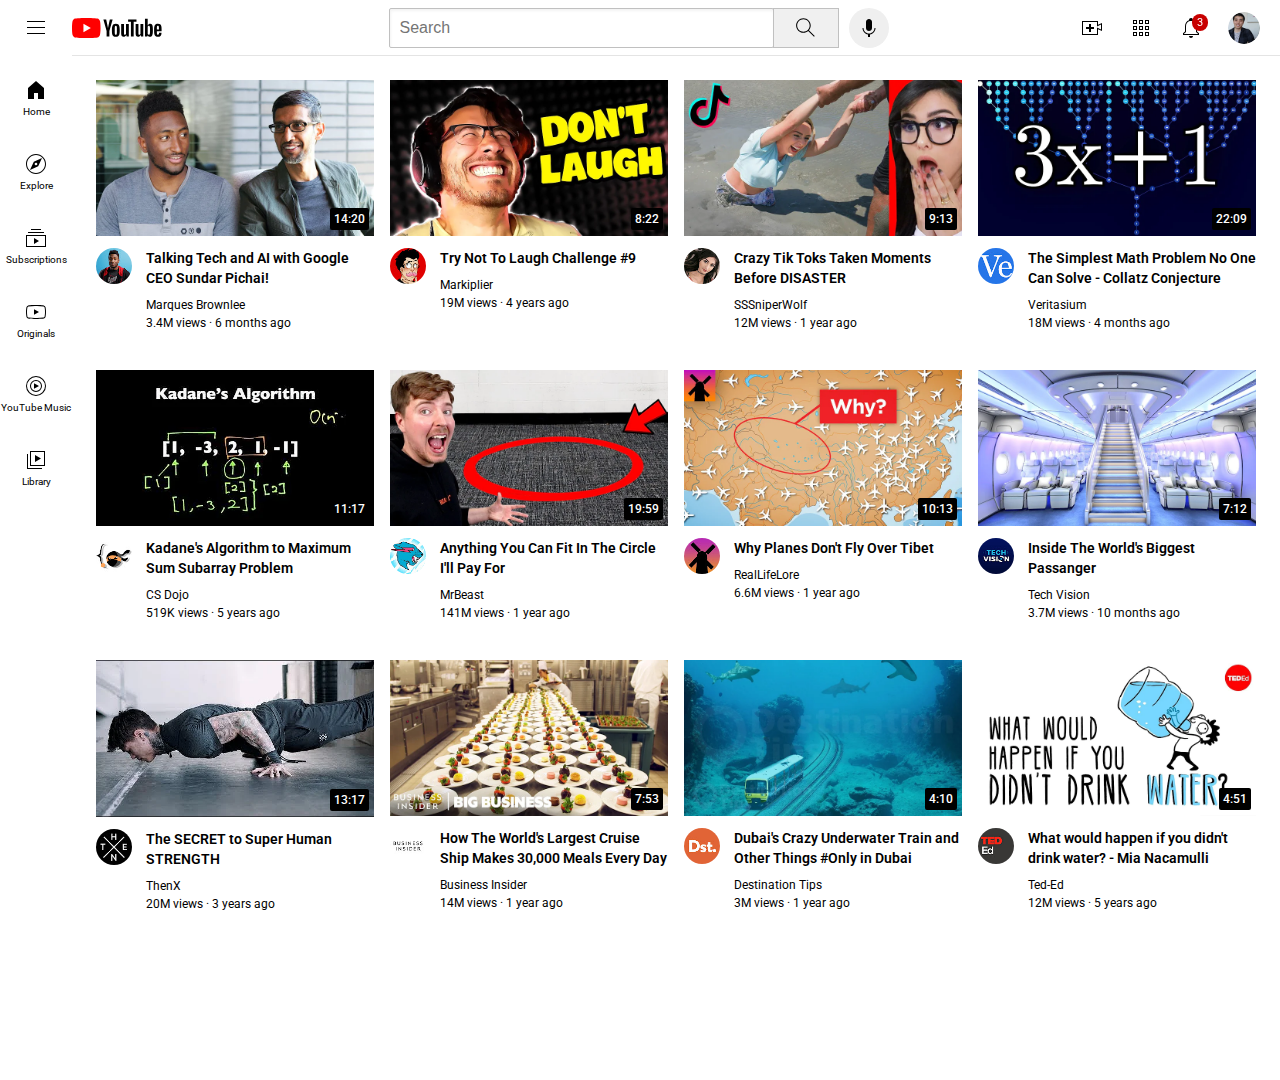
<file: index.html>
<!DOCTYPE html>
<html>
  <head>
    <title>YouTube.com Clone</title>

    <link rel="preconnect" href="https://fonts.googleapis.com">
    <link rel="preconnect" href="https://fonts.gstatic.com" crossorigin>
    <link href="https://fonts.googleapis.com/css2?family=Roboto:ital,wght@0,100..900;1,100..900&display=swap" rel="stylesheet">
    
    <link rel="stylesheet" href="styles/general.css">
    <link rel="stylesheet" href="styles/header.css">
    <link rel="stylesheet" href="styles/video.css">
    <link rel="stylesheet" href="styles/sidebar.css">
  </head>
  <body>
    <div class="header">
      <div class="left-section">
        <img class="hamburger-menu" src="icons/hamburger-menu.svg">
        <img class="youtube-logo" src="icons/youtube-logo.svg">
      </div>
      <div class="middle-section">
        <input class="search-bar" type="text" placeholder="Search">
          <button class="search-button">
            <img class="search-icon" src="icons/search.svg">
            <div class="tooltip">Search</div>
          </button>
          <button class="voice-search-button">
            <img class="voice-search-icon" src="icons/voice-search-icon.svg">
            <div class="tooltip">Search with your voice</div>
          </button>
      </div>
      <div class="right-section">
        <div class="upload-icon-container">
          <img class="upload-icon" src="icons/upload.svg">
          <div class="tooltip">Create</div>
        </div>
        
        <div class="youtube-apps-container">
           <img class="youtube-apps-icon" src="icons/youtube-apps.svg">
           <div class="tooltip">Youtube Apps</div>
        </div>
       
        <div class="notifications-icon-container">
          <img class="notifications-icon" src="icons/notifications.svg">
          <div class="notifications-count">3</div>
          <div class="tooltip">Notifications</div>
        </div>
        
        <img class="current-user-picture" src="channel-pictures/my-channel.jpeg">
      </div>
    </div>
    
  <div class="sidebar">
    <div class="sidebar-link">
      <img src="icons/home.svg">
      <div>Home</div>
    </div>
    <div class="sidebar-link">
      <img src="icons/explore.svg">
      <div>Explore</div>
    </div>
    <div class="sidebar-link">
      <img src="icons/subscriptions.svg">
      <div>Subscriptions</div>
    </div>
    <div class="sidebar-link">
      <img src="icons/originals.svg">
      <div>Originals</div>
    </div>
    <div class="sidebar-link">
      <img src="icons/youtube-music.svg">
      <div>YouTube Music</div>
    </div>
    <div class="sidebar-link">
      <img src="icons/library.svg">
      <div>Library</div>
    </div>
  </div>
    
  <div class="video-grid">

     <div class="video-preview">
       <div class="thumbnail-row">
        <img class=thumbnail src="thumbnails/thumbnail-1.webp">
        <div class="video-time">14:20</div>
       </div>
       <div class="video-info-grid">
          <div class="channel-picture">
            <img class="profile-picture" src="channel-pictures/channel-1.jpeg">
          </div>

          <div class="video-info">
           <p class="video-title">
           Talking Tech and AI with Google CEO Sundar Pichai!
           </p>
           <p class="video-author">
           Marques Brownlee
           </p>
           <p class="video-stats">
           3.4M views &#183; 6 months ago
           </p>
          </div>
        </div>
      </div>
           
        
   
    <div class="video-preview">
      <div class="thumbnail-row">
         <img class="thumbnail" src="thumbnails/thumbnail-2.webp">
         <div class="video-time">8:22</div>
      </div>
       
      <div class="video-info-grid">
         <div class="channel-picture">
          <img class="profile-picture" src="channel-pictures/channel-2.jpeg">
         </div>
         
         <div class="video-info">
           <p class="video-title">
            Try Not To Laugh Challenge #9
           </p>
           <p class="video-author">
            Markiplier
           </p>
           <p class="video-stats">
            19M views &#183; 4 years ago
           </p>
          </div>
       </div> 
    </div>


    <div class="video-preview">
       <div class="thumbnail-row">
        <img class=thumbnail src="thumbnails/thumbnail-3.webp">
        <div class="video-time">9:13</div>
       </div>
       <div class="video-info-grid">
          <div class="channel-picture">
            <img class="profile-picture" src="channel-pictures/channel-3.jpeg">
          </div>

          <div class="video-info">
           <p class="video-title"> 
           Crazy Tik Toks Taken Moments Before DISASTER
           </p>
           <p class="video-author">
           SSSniperWolf
           </p>
           <p class="video-stats">
           12M views &#183; 1 year ago
           </p>
          </div>
        </div>
    </div>
           
        
   
    <div class="video-preview">
      <div class="thumbnail-row">
         <img class="thumbnail" src="thumbnails/thumbnail-4.webp">
         <div class="video-time">22:09</div>
      </div>
       
      <div class="video-info-grid">
         <div class="channel-picture">
          <img class="profile-picture" src="channel-pictures/channel-4.jpeg">
         </div>
         
         <div class="video-info">
           <p class="video-title">
            The Simplest Math Problem No One Can Solve - Collatz Conjecture
           </p>
           <p class="video-author">
            Veritasium
           </p>
           <p class="video-stats">
            18M views &#183; 4 months ago
           </p>
          </div>
       </div> 
    </div>
  

    <div class="video-preview">
       <div class="thumbnail-row">
        <img class=thumbnail src="thumbnails/thumbnail-5.webp">
        <div class="video-time">11:17</div>
       </div>
    <div class="video-info-grid">
          <div class="channel-picture">
            <img class="profile-picture" src="channel-pictures/channel-5.jpeg">
          </div>

        <div class="video-info">
           <p class="video-title">
           Kadane's Algorithm to Maximum Sum Subarray Problem
           </p>
           <p class="video-author">
           CS Dojo
           </p>
           <p class="video-stats">
           519K views &#183; 5 years ago
           </p>
          </div>
        </div>
      </div>
             
   
    <div class="video-preview">
      <div class="thumbnail-row">
         <img class="thumbnail" src="thumbnails/thumbnail-6.webp">
         <div class="video-time">19:59</div>
    </div>
       
    <div class="video-info-grid">
         <div class="channel-picture">
          <img class="profile-picture" src="channel-pictures/channel-6.jpeg">
         </div>
         
         <div class="video-info">
           <p class="video-title">
            Anything You Can Fit In The Circle I'll Pay For
           </p>
           <p class="video-author">
            MrBeast
           </p>
           <p class="video-stats">
            141M views &#183; 1 year ago
           </p>
          </div>
       </div> 
    </div>
  
    <div class="video-preview">
      <div class="thumbnail-row">
         <img class="thumbnail" src="thumbnails/thumbnail-7.webp">
         <div class="video-time">10:13</div>
    </div>
       
    <div class="video-info-grid">
         <div class="channel-picture">
          <img class="profile-picture" src="channel-pictures/channel-7.jpeg">
         </div>
         
         <div class="video-info">
           <p class="video-title">
            Why Planes Don't Fly Over Tibet
           </p>
           <p class="video-author">
            RealLifeLore
           </p>
           <p class="video-stats">
            6.6M views &#183; 1 year ago
           </p>
          </div>
       </div> 
    </div>

<div class="video-preview">
      <div class="thumbnail-row">
         <img class="thumbnail" src="thumbnails/thumbnail-8.webp">
         <div class="video-time">7:12</div>
    </div>
       
    <div class="video-info-grid">
         <div class="channel-picture">
          <img class="profile-picture" src="channel-pictures/channel-8.jpeg">
         </div>
         
         <div class="video-info">
           <p class="video-title">
            Inside The World's Biggest Passanger
           </p>
           <p class="video-author">
            Tech Vision
           </p>
           <p class="video-stats">
            3.7M views &#183; 10 months ago
           </p>
          </div>
       </div> 
    </div>

  <div class="video-preview">
      <div class="thumbnail-row">
         <img class="thumbnail" src="thumbnails/thumbnail-9.webp">
         <div class="video-time">13:17</div>
    </div>
       
    <div class="video-info-grid">
         <div class="channel-picture">
          <img class="profile-picture" src="channel-pictures/channel-9.jpeg">
         </div>
         
         <div class="video-info">
           <p class="video-title">
            The SECRET to Super Human STRENGTH
           </p>
           <p class="video-author">
            ThenX
           </p>
           <p class="video-stats">
            20M views &#183; 3 years ago
           </p>
          </div>
       </div> 
  </div>

<div class="video-preview">
      <div class="thumbnail-row">
         <img class="thumbnail" src="thumbnails/thumbnail-10.webp">
         <div class="video-time">7:53</div>
    </div>
       
    <div class="video-info-grid">
         <div class="channel-picture">
          <img class="profile-picture" src="channel-pictures/channel-10.jpeg">
         </div>
         
         <div class="video-info">
           <p class="video-title">
            How The World's Largest Cruise Ship Makes 30,000 Meals Every Day
           </p>
           <p class="video-author">
            Business Insider
           </p>
           <p class="video-stats">
            14M views &#183; 1 year ago
           </p>
          </div>
       </div> 
    </div>

<div class="video-preview">
      <div class="thumbnail-row">
         <img class="thumbnail" src="thumbnails/thumbnail-11.webp">
         <div class="video-time">4:10</div>
    </div>
       
    <div class="video-info-grid">
         <div class="channel-picture">
          <img class="profile-picture" src="channel-pictures/channel-11.jpeg">
         </div>
         
         <div class="video-info">
           <p class="video-title">
            Dubai's Crazy Underwater Train and Other Things #Only in Dubai
           </p>
           <p class="video-author">
            Destination Tips
           </p>
           <p class="video-stats">
            3M views &#183; 1 year ago
           </p>
          </div>
       </div> 
    </div>

    <div class="video-preview">
      <div class="thumbnail-row">
         <img class="thumbnail" src="thumbnails/thumbnail-12.webp">
         <div class="video-time">4:51</div>
    </div>
       
    <div class="video-info-grid">
         <div class="channel-picture">
          <img class="profile-picture" src="channel-pictures/channel-12.jpeg">
         </div>
         
         <div class="video-info">
           <p class="video-title">
            What would happen if you didn't drink water? - Mia Nacamulli
           </p>
           <p class="video-author">
            Ted-Ed
           </p>
           <p class="video-stats">
            12M views &#183; 5 years ago
           </p>
          </div>
       </div> 
    </div>

</div>
    
   
  </body>
</html>
</file>
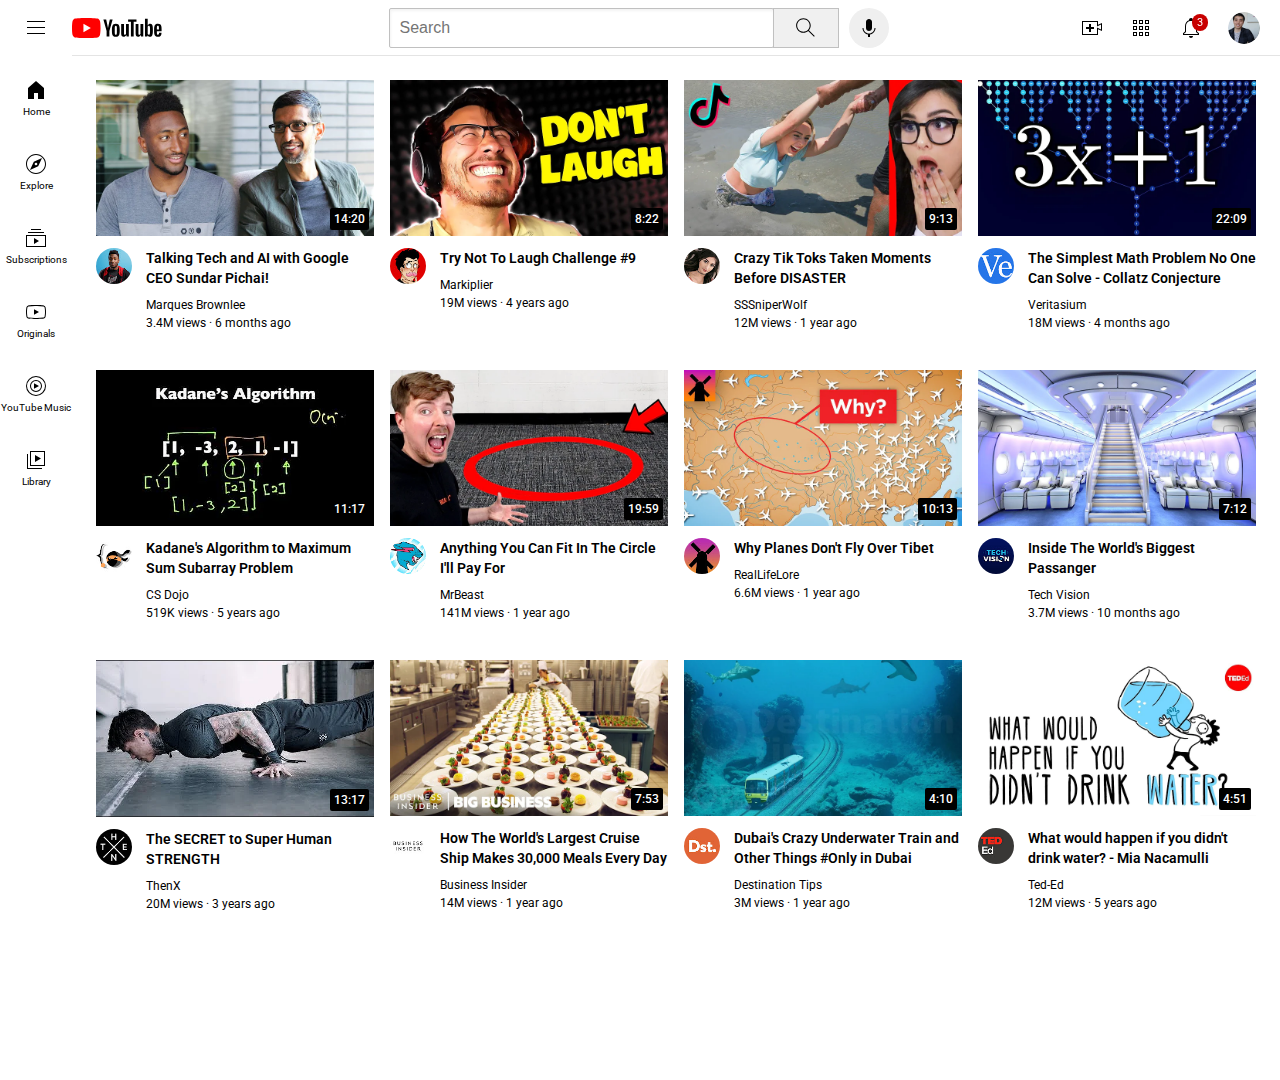
<file: youtube.html>
<!DOCTYPE html>
<html>
  <head>
    <title>YouTube.com Clone</title>

    <link rel="preconnect" href="https://fonts.googleapis.com">
    <link rel="preconnect" href="https://fonts.gstatic.com" crossorigin>
    <link href="https://fonts.googleapis.com/css2?family=Roboto:ital,wght@0,100..900;1,100..900&display=swap" rel="stylesheet">
    
    <link rel="stylesheet" href="styles/general.css">
    <link rel="stylesheet" href="styles/header.css">
    <link rel="stylesheet" href="styles/video.css">
    <link rel="stylesheet" href="styles/sidebar.css">
  </head>
  <body>
    <div class="header">
      <div class="left-section">
        <img class="hamburger-menu" src="icons/hamburger-menu.svg">
        <img class="youtube-logo" src="icons/youtube-logo.svg">
      </div>
      <div class="middle-section">
        <input class="search-bar" type="text" placeholder="Search">
          <button class="search-button">
            <img class="search-icon" src="icons/search.svg">
            <div class="tooltip">Search</div>
          </button>
          <button class="voice-search-button">
            <img class="voice-search-icon" src="icons/voice-search-icon.svg">
            <div class="tooltip">Search with your voice</div>
          </button>
      </div>
      <div class="right-section">
        <div class="upload-icon-container">
          <img class="upload-icon" src="icons/upload.svg">
          <div class="tooltip">Create</div>
        </div>
        
        <div class="youtube-apps-container">
           <img class="youtube-apps-icon" src="icons/youtube-apps.svg">
           <div class="tooltip">Youtube Apps</div>
        </div>
       
        <div class="notifications-icon-container">
          <img class="notifications-icon" src="icons/notifications.svg">
          <div class="notifications-count">3</div>
          <div class="tooltip">Notifications</div>
        </div>
        
        <img class="current-user-picture" src="channel-pictures/my-channel.jpeg">
      </div>
    </div>
    
  <div class="sidebar">
    <div class="sidebar-link">
      <img src="icons/home.svg">
      <div>Home</div>
    </div>
    <div class="sidebar-link">
      <img src="icons/explore.svg">
      <div>Explore</div>
    </div>
    <div class="sidebar-link">
      <img src="icons/subscriptions.svg">
      <div>Subscriptions</div>
    </div>
    <div class="sidebar-link">
      <img src="icons/originals.svg">
      <div>Originals</div>
    </div>
    <div class="sidebar-link">
      <img src="icons/youtube-music.svg">
      <div>YouTube Music</div>
    </div>
    <div class="sidebar-link">
      <img src="icons/library.svg">
      <div>Library</div>
    </div>
  </div>
    
  <div class="video-grid">

     <div class="video-preview">
       <div class="thumbnail-row">
        <img class=thumbnail src="thumbnails/thumbnail-1.webp">
        <div class="video-time">14:20</div>
       </div>
       <div class="video-info-grid">
          <div class="channel-picture">
            <img class="profile-picture" src="channel-pictures/channel-1.jpeg">
          </div>

          <div class="video-info">
           <p class="video-title">
           Talking Tech and AI with Google CEO Sundar Pichai!
           </p>
           <p class="video-author">
           Marques Brownlee
           </p>
           <p class="video-stats">
           3.4M views &#183; 6 months ago
           </p>
          </div>
        </div>
      </div>
           
        
   
    <div class="video-preview">
      <div class="thumbnail-row">
         <img class="thumbnail" src="thumbnails/thumbnail-2.webp">
         <div class="video-time">8:22</div>
      </div>
       
      <div class="video-info-grid">
         <div class="channel-picture">
          <img class="profile-picture" src="channel-pictures/channel-2.jpeg">
         </div>
         
         <div class="video-info">
           <p class="video-title">
            Try Not To Laugh Challenge #9
           </p>
           <p class="video-author">
            Markiplier
           </p>
           <p class="video-stats">
            19M views &#183; 4 years ago
           </p>
          </div>
       </div> 
    </div>


    <div class="video-preview">
       <div class="thumbnail-row">
        <img class=thumbnail src="thumbnails/thumbnail-3.webp">
        <div class="video-time">9:13</div>
       </div>
       <div class="video-info-grid">
          <div class="channel-picture">
            <img class="profile-picture" src="channel-pictures/channel-3.jpeg">
          </div>

          <div class="video-info">
           <p class="video-title"> 
           Crazy Tik Toks Taken Moments Before DISASTER
           </p>
           <p class="video-author">
           SSSniperWolf
           </p>
           <p class="video-stats">
           12M views &#183; 1 year ago
           </p>
          </div>
        </div>
    </div>
           
        
   
    <div class="video-preview">
      <div class="thumbnail-row">
         <img class="thumbnail" src="thumbnails/thumbnail-4.webp">
         <div class="video-time">22:09</div>
      </div>
       
      <div class="video-info-grid">
         <div class="channel-picture">
          <img class="profile-picture" src="channel-pictures/channel-4.jpeg">
         </div>
         
         <div class="video-info">
           <p class="video-title">
            The Simplest Math Problem No One Can Solve - Collatz Conjecture
           </p>
           <p class="video-author">
            Veritasium
           </p>
           <p class="video-stats">
            18M views &#183; 4 months ago
           </p>
          </div>
       </div> 
    </div>
  

    <div class="video-preview">
       <div class="thumbnail-row">
        <img class=thumbnail src="thumbnails/thumbnail-5.webp">
        <div class="video-time">11:17</div>
       </div>
    <div class="video-info-grid">
          <div class="channel-picture">
            <img class="profile-picture" src="channel-pictures/channel-5.jpeg">
          </div>

        <div class="video-info">
           <p class="video-title">
           Kadane's Algorithm to Maximum Sum Subarray Problem
           </p>
           <p class="video-author">
           CS Dojo
           </p>
           <p class="video-stats">
           519K views &#183; 5 years ago
           </p>
          </div>
        </div>
      </div>
             
   
    <div class="video-preview">
      <div class="thumbnail-row">
         <img class="thumbnail" src="thumbnails/thumbnail-6.webp">
         <div class="video-time">19:59</div>
    </div>
       
    <div class="video-info-grid">
         <div class="channel-picture">
          <img class="profile-picture" src="channel-pictures/channel-6.jpeg">
         </div>
         
         <div class="video-info">
           <p class="video-title">
            Anything You Can Fit In The Circle I'll Pay For
           </p>
           <p class="video-author">
            MrBeast
           </p>
           <p class="video-stats">
            141M views &#183; 1 year ago
           </p>
          </div>
       </div> 
    </div>
  
    <div class="video-preview">
      <div class="thumbnail-row">
         <img class="thumbnail" src="thumbnails/thumbnail-7.webp">
         <div class="video-time">10:13</div>
    </div>
       
    <div class="video-info-grid">
         <div class="channel-picture">
          <img class="profile-picture" src="channel-pictures/channel-7.jpeg">
         </div>
         
         <div class="video-info">
           <p class="video-title">
            Why Planes Don't Fly Over Tibet
           </p>
           <p class="video-author">
            RealLifeLore
           </p>
           <p class="video-stats">
            6.6M views &#183; 1 year ago
           </p>
          </div>
       </div> 
    </div>

<div class="video-preview">
      <div class="thumbnail-row">
         <img class="thumbnail" src="thumbnails/thumbnail-8.webp">
         <div class="video-time">7:12</div>
    </div>
       
    <div class="video-info-grid">
         <div class="channel-picture">
          <img class="profile-picture" src="channel-pictures/channel-8.jpeg">
         </div>
         
         <div class="video-info">
           <p class="video-title">
            Inside The World's Biggest Passanger
           </p>
           <p class="video-author">
            Tech Vision
           </p>
           <p class="video-stats">
            3.7M views &#183; 10 months ago
           </p>
          </div>
       </div> 
    </div>

  <div class="video-preview">
      <div class="thumbnail-row">
         <img class="thumbnail" src="thumbnails/thumbnail-9.webp">
         <div class="video-time">13:17</div>
    </div>
       
    <div class="video-info-grid">
         <div class="channel-picture">
          <img class="profile-picture" src="channel-pictures/channel-9.jpeg">
         </div>
         
         <div class="video-info">
           <p class="video-title">
            The SECRET to Super Human STRENGTH
           </p>
           <p class="video-author">
            ThenX
           </p>
           <p class="video-stats">
            20M views &#183; 3 years ago
           </p>
          </div>
       </div> 
  </div>

<div class="video-preview">
      <div class="thumbnail-row">
         <img class="thumbnail" src="thumbnails/thumbnail-10.webp">
         <div class="video-time">7:53</div>
    </div>
       
    <div class="video-info-grid">
         <div class="channel-picture">
          <img class="profile-picture" src="channel-pictures/channel-10.jpeg">
         </div>
         
         <div class="video-info">
           <p class="video-title">
            How The World's Largest Cruise Ship Makes 30,000 Meals Every Day
           </p>
           <p class="video-author">
            Business Insider
           </p>
           <p class="video-stats">
            14M views &#183; 1 year ago
           </p>
          </div>
       </div> 
    </div>

<div class="video-preview">
      <div class="thumbnail-row">
         <img class="thumbnail" src="thumbnails/thumbnail-11.webp">
         <div class="video-time">4:10</div>
    </div>
       
    <div class="video-info-grid">
         <div class="channel-picture">
          <img class="profile-picture" src="channel-pictures/channel-11.jpeg">
         </div>
         
         <div class="video-info">
           <p class="video-title">
            Dubai's Crazy Underwater Train and Other Things #Only in Dubai
           </p>
           <p class="video-author">
            Destination Tips
           </p>
           <p class="video-stats">
            3M views &#183; 1 year ago
           </p>
          </div>
       </div> 
    </div>

    <div class="video-preview">
      <div class="thumbnail-row">
         <img class="thumbnail" src="thumbnails/thumbnail-12.webp">
         <div class="video-time">4:51</div>
    </div>
       
    <div class="video-info-grid">
         <div class="channel-picture">
          <img class="profile-picture" src="channel-pictures/channel-12.jpeg">
         </div>
         
         <div class="video-info">
           <p class="video-title">
            What would happen if you didn't drink water? - Mia Nacamulli
           </p>
           <p class="video-author">
            Ted-Ed
           </p>
           <p class="video-stats">
            12M views &#183; 5 years ago
           </p>
          </div>
       </div> 
    </div>

</div>
    
   
  </body>
</html>
</file>
<file: styles/general.css>
p {
    margin-top: 0;
    margin-bottom: 0;
  }

body {
  font-family: Roboto, Arial;
  margin: 0;
  padding-top: 80px;
  padding-left: 96px;
  padding-right: 24px;
  background-color: rgb (248, 248, 248);
  height: 1000px;
}
</file>
<file: styles/header.css>
.header {
        height: 55px;

        display: flex;
        flex-direction: row;
        justify-content: space-between; 

        position: fixed;
        top: 0;
        left: 0;
        right: 0;
        z-index: 100;

        background-color: white;
        border-bottom-width: 1px;
        border-bottom-style: solid;
        border-bottom-color: rgb(228, 228, 228);
      }


      .left-section {
        display: flex;
        align-items: center;
      }

      .hamburger-menu {
        height: 24px;
        margin-left: 24px;
        margin-right: 24px;
      }

      .youtube-logo {
        height: 20px;
      }

      .middle-section {
        flex: 1;
        margin-left: 70px;
        margin-right: 35px;
        max-width: 500px; 
        display: flex;
        align-items: center;
      }
      
      .search-bar {
        flex: 1; 
        height: 36px;
        padding-left: 10px;
        font-size: 16px;
        border: 1px solid rgb(192, 192, 192);
        border-radius: 2px;
        box-shadow: inset 1px 2px 3px rgba(0, 0, 0, 0.05);
        width: 0;
      }

      .search-bar::placeholder {
        font-size: 16px; 
      }

      .search-button {
        height: 40px;
        width: 66px;
        background-color: rgb(240, 240, 240);
        border-width: 1px;
        border-style: solid;
        border-color: rgb(192, 192, 192);
        margin-left: -1px;
        margin-right: 10px;
      }

      .search-button, .voice-search-button,
      .upload-icon-container, .youtube-apps-container,
      .notifications-icon-container
      {
        display: flex;
        justify-content: center;
        align-items: center;
        position: relative;
      }

      .search-button .tooltip, .voice-search-button .tooltip,
      .upload-icon-container .tooltip, .youtube-apps-container .tooltip,
      .notifications-icon-container .tooltip
      {
        position: absolute;
        background-color: gray;
        color: white;
        padding-top: 4px;
        padding-bottom: 4px;
        padding-left: 8px;
        padding-right: 8px;
        border-radius: 2px;
        font-size: 12px;
        bottom: -30px;
        opacity: 0;
        transition: opacity 0.15s;
        pointer-events: none;
        white-space: nowrap;
      }

      .search-button:hover .tooltip,
      .voice-search-button:hover .tooltip, 
      .upload-icon-container:hover .tooltip,
      .youtube-apps-container:hover .tooltip,
      .notifications-icon-container:hover .tooltip
      {
        opacity: 1;
      }
        

      .search-icon {
        height: 25px;
      }

      .voice-search-button {
        height: 40px;
        width: 40px;
        border-radius: 20px;
        border: none;
        background-color: rbg(248, 248, 248);
      }

      .voice-search-icon {
        height: 24px;
      }

      .right-section {
        width: 180px;
        margin-right: 20px;
        display: flex;
        align-items: center;
        justify-content: space-between;
        flex-shrink: 0;
      }

      .upload-icon {
        height: 24px;
      }

      .youtube-apps-icon {
        height: 24px;
      }

      .notifications-icon {
        height: 24px;
      }

      .notifications-icon-container{
        position: relative;
      }

      .notifications-count {
        position: absolute;
        top: -2px;
        right: -5px;
        background-color: rgb(200, 0, 0);
        color: white;
        font-size: 11px;
        padding-left: 5px;
        padding-right: 5px;
        padding-top: 2px;
        padding-bottom: 2px;
        border-radius: 10px;
      }
      
      .current-user-picture {
        height: 32px;
        border-radius: 16px;
      }
</file>
<file: styles/video.css>
.thumbnail {
        width: 100%;
      }

      .video-title{
        margin-top: 0;
        font-size: 14px;
        font-weight: 600;
        line-height: 20px;
        margin-bottom: 10px;
        
      }

      .video-info-grid {
        display: grid;
        grid-template-columns: 50px 1fr;
      }

      .profile-picture {
        width: 36px;
        border-radius: 50px;
      }

      .thumbnail-row {
        margin-bottom: 8px;
        position: relative;
      }

      .video-author, 
      .video-stats {
        font-size: 12px;
        color: rbg(96, 96, 96);
      }

      .video-author{
        margin-bottom: 4px;
      }
      
      .video-grid{
        display: grid;
        grid-template-columns: 1fr 1fr 1fr;
        column-gap: 16px;
        row-gap: 40px;
      }

      @media (max-width: 750px) {
        .video-grid {
           grid-template-columns: 1fr 1fr;
        }
      }

      @media (min-width: 751px) and (max-width: 999px) {
        .video-grid {
           grid-template-columns: 1fr 1fr 1fr;
        }
      }

      @media (min-width: 1000px) {
        .video-grid {
           grid-template-columns: 1fr 1fr 1fr 1fr; 
        }
      }    

      .video-time {
        font-size: 12px;
        font-weight: 500;
        padding: 4px;
        border-radius: 2px;
        background-color: black;
        color: white;
        position: absolute;
        bottom: 10px;
        right: 5px;
      }
</file>
<file: styles/sidebar.css>
.sidebar {
  position: fixed;
  left: 0;
  bottom: 0;
  top: 55px;
  background-color: white;
  width: 72px;
  z-index: 200;
  padding-top: 5px;
}

.sidebar-link{
  height: 74px;
  display: flex;
  justify-content: center;
  align-items: center;
  flex-direction: column;
  cursor: pointer;
}

.sidebar-link:hover {
  background-color: rgb(235, 235, 235);
}

.sidebar-link img {
  height: 24px;
  margin-bottom: 4px;

}

.sidebar-link div {
  font-size: 10px;
}
</file>
